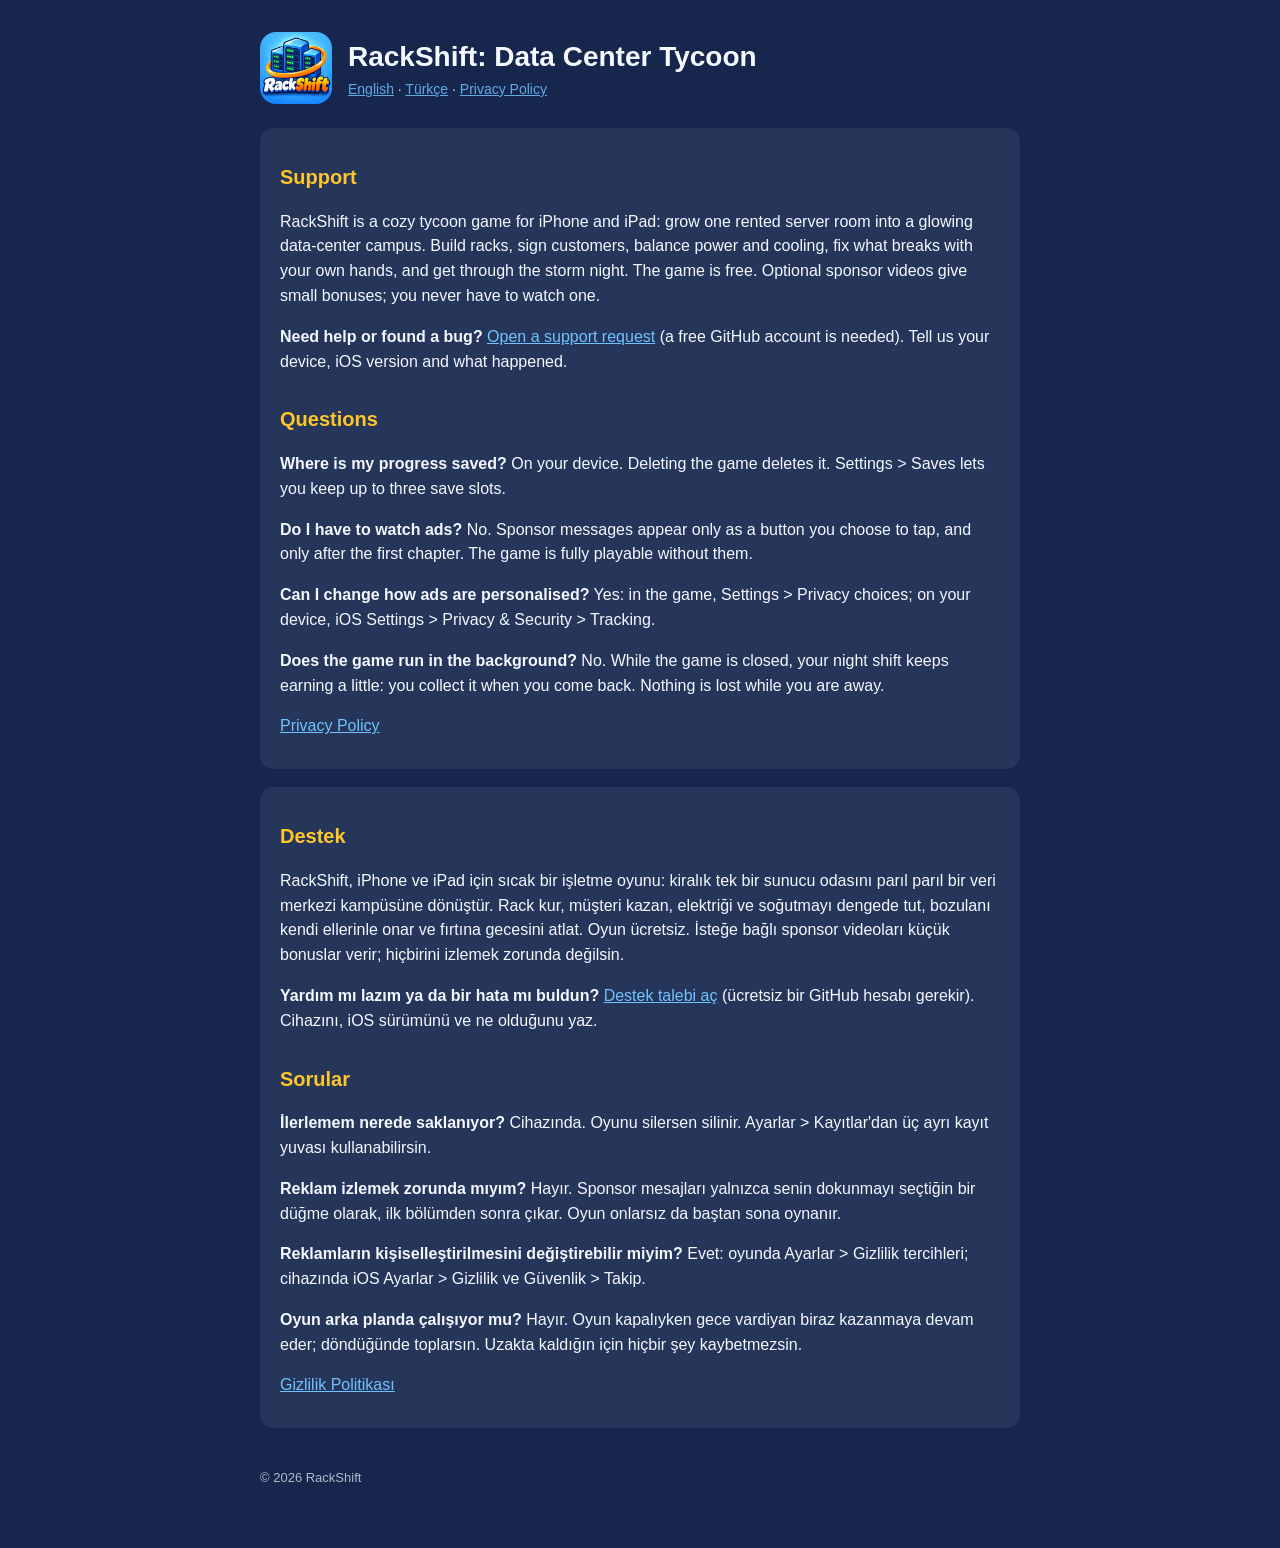
<file: index.html>
<!doctype html>
<html lang="en">
<head>
<meta charset="utf-8">
<meta name="viewport" content="width=device-width, initial-scale=1">
<title>RackShift: Data Center Tycoon · Support</title>
<meta name="description" content="RackShift: Data Center Tycoon for iPhone and iPad. Support and frequently asked questions.">
<link rel="stylesheet" href="style.css">
</head>
<body>
<main>
<header><img src="icon.png" alt="RackShift icon"><div><h1>RackShift: Data Center Tycoon</h1><div class="lang"><a href="#en">English</a> · <a href="#tr">Türkçe</a> · <a href="privacy.html">Privacy Policy</a></div></div></header>

<section id="en" class="card">
<h2>Support</h2>
<p>RackShift is a cozy tycoon game for iPhone and iPad: grow one rented server room into a glowing data-center campus. Build racks, sign customers, balance power and cooling, fix what breaks with your own hands, and get through the storm night. The game is free. Optional sponsor videos give small bonuses; you never have to watch one.</p>
<p><strong>Need help or found a bug?</strong> <a href="https://github.com/enderkus/rackshift/issues/new">Open a support request</a> (a free GitHub account is needed). Tell us your device, iOS version and what happened.</p>
<h2>Questions</h2>
<p><strong>Where is my progress saved?</strong> On your device. Deleting the game deletes it. Settings &gt; Saves lets you keep up to three save slots.</p>
<p><strong>Do I have to watch ads?</strong> No. Sponsor messages appear only as a button you choose to tap, and only after the first chapter. The game is fully playable without them.</p>
<p><strong>Can I change how ads are personalised?</strong> Yes: in the game, Settings &gt; Privacy choices; on your device, iOS Settings &gt; Privacy &amp; Security &gt; Tracking.</p>
<p><strong>Does the game run in the background?</strong> No. While the game is closed, your night shift keeps earning a little: you collect it when you come back. Nothing is lost while you are away.</p>
<p><a href="privacy.html">Privacy Policy</a></p>
</section>

<section id="tr" class="card">
<h2>Destek</h2>
<p>RackShift, iPhone ve iPad için sıcak bir işletme oyunu: kiralık tek bir sunucu odasını parıl parıl bir veri merkezi kampüsüne dönüştür. Rack kur, müşteri kazan, elektriği ve soğutmayı dengede tut, bozulanı kendi ellerinle onar ve fırtına gecesini atlat. Oyun ücretsiz. İsteğe bağlı sponsor videoları küçük bonuslar verir; hiçbirini izlemek zorunda değilsin.</p>
<p><strong>Yardım mı lazım ya da bir hata mı buldun?</strong> <a href="https://github.com/enderkus/rackshift/issues/new">Destek talebi aç</a> (ücretsiz bir GitHub hesabı gerekir). Cihazını, iOS sürümünü ve ne olduğunu yaz.</p>
<h2>Sorular</h2>
<p><strong>İlerlemem nerede saklanıyor?</strong> Cihazında. Oyunu silersen silinir. Ayarlar &gt; Kayıtlar'dan üç ayrı kayıt yuvası kullanabilirsin.</p>
<p><strong>Reklam izlemek zorunda mıyım?</strong> Hayır. Sponsor mesajları yalnızca senin dokunmayı seçtiğin bir düğme olarak, ilk bölümden sonra çıkar. Oyun onlarsız da baştan sona oynanır.</p>
<p><strong>Reklamların kişiselleştirilmesini değiştirebilir miyim?</strong> Evet: oyunda Ayarlar &gt; Gizlilik tercihleri; cihazında iOS Ayarlar &gt; Gizlilik ve Güvenlik &gt; Takip.</p>
<p><strong>Oyun arka planda çalışıyor mu?</strong> Hayır. Oyun kapalıyken gece vardiyan biraz kazanmaya devam eder; döndüğünde toplarsın. Uzakta kaldığın için hiçbir şey kaybetmezsin.</p>
<p><a href="privacy.html#tr">Gizlilik Politikası</a></p>
</section>

<footer>© 2026 RackShift</footer>
</main>
</body>
</html>
</file>
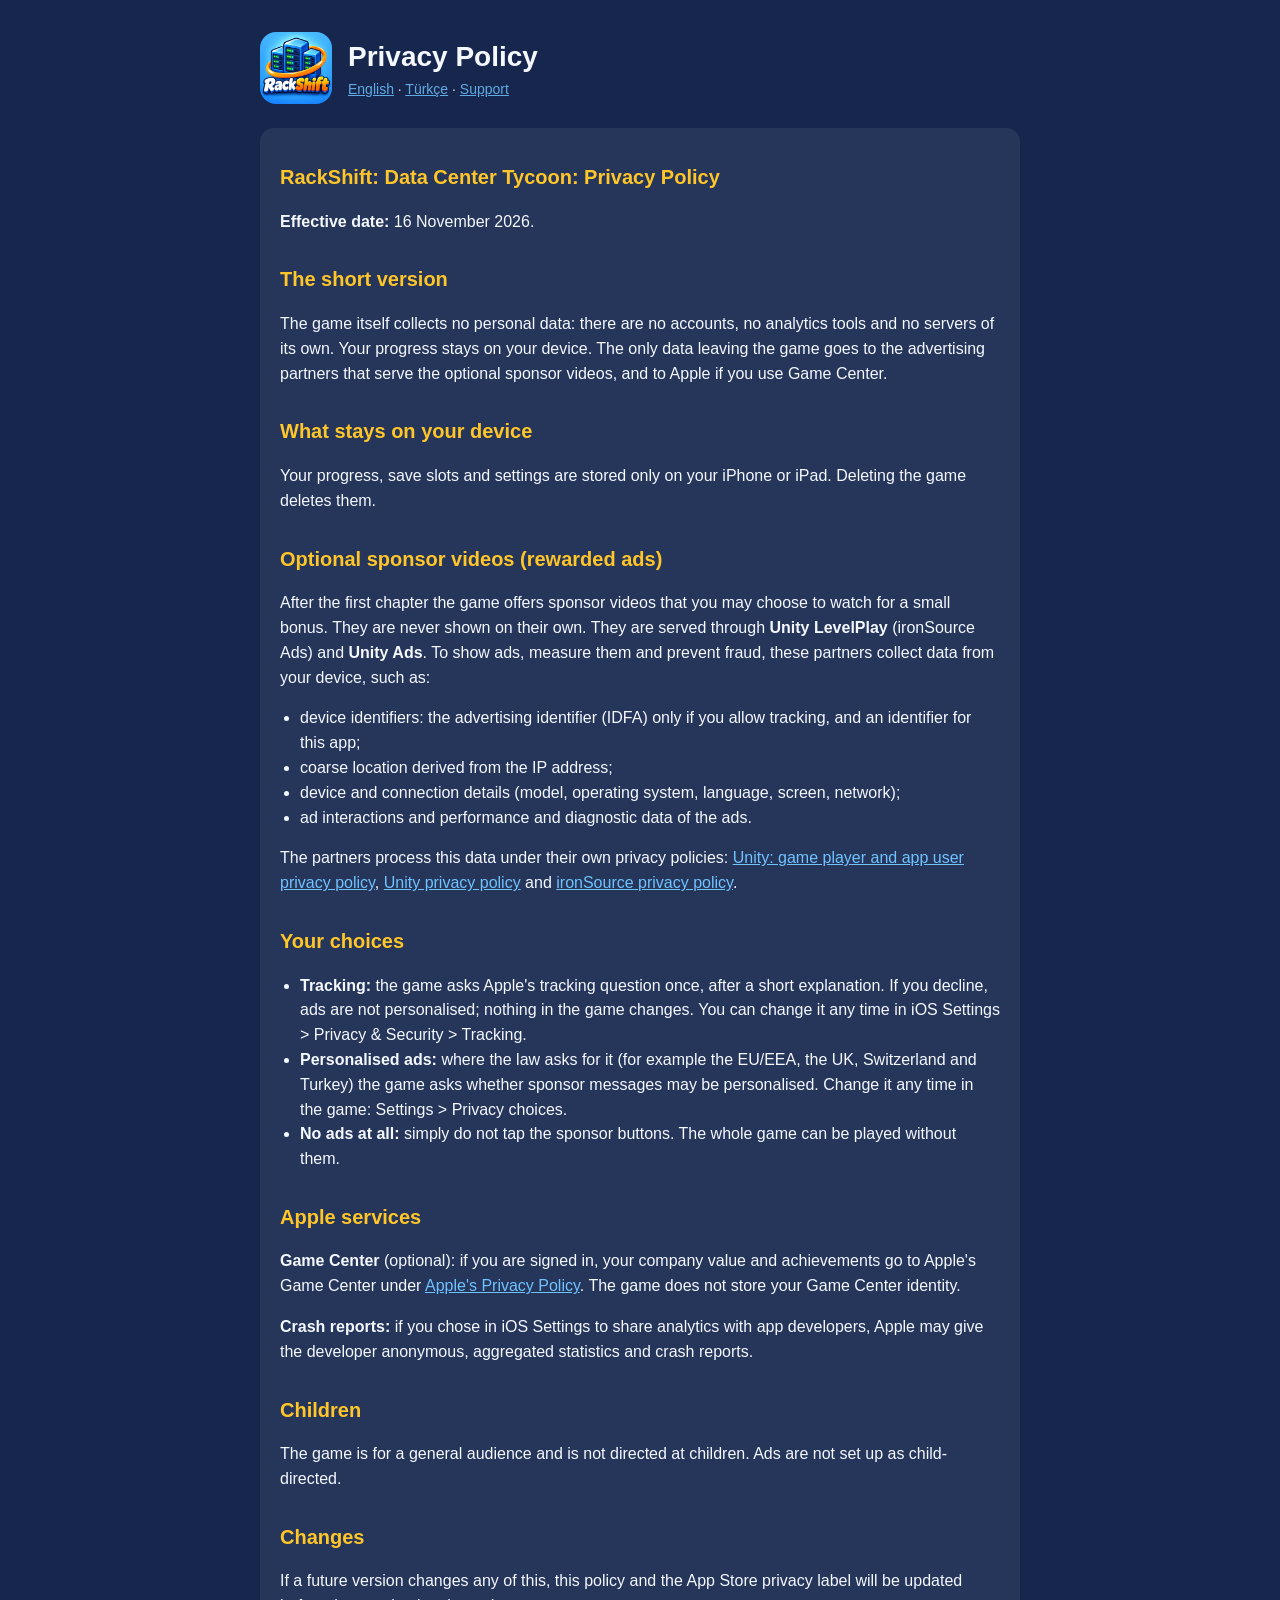
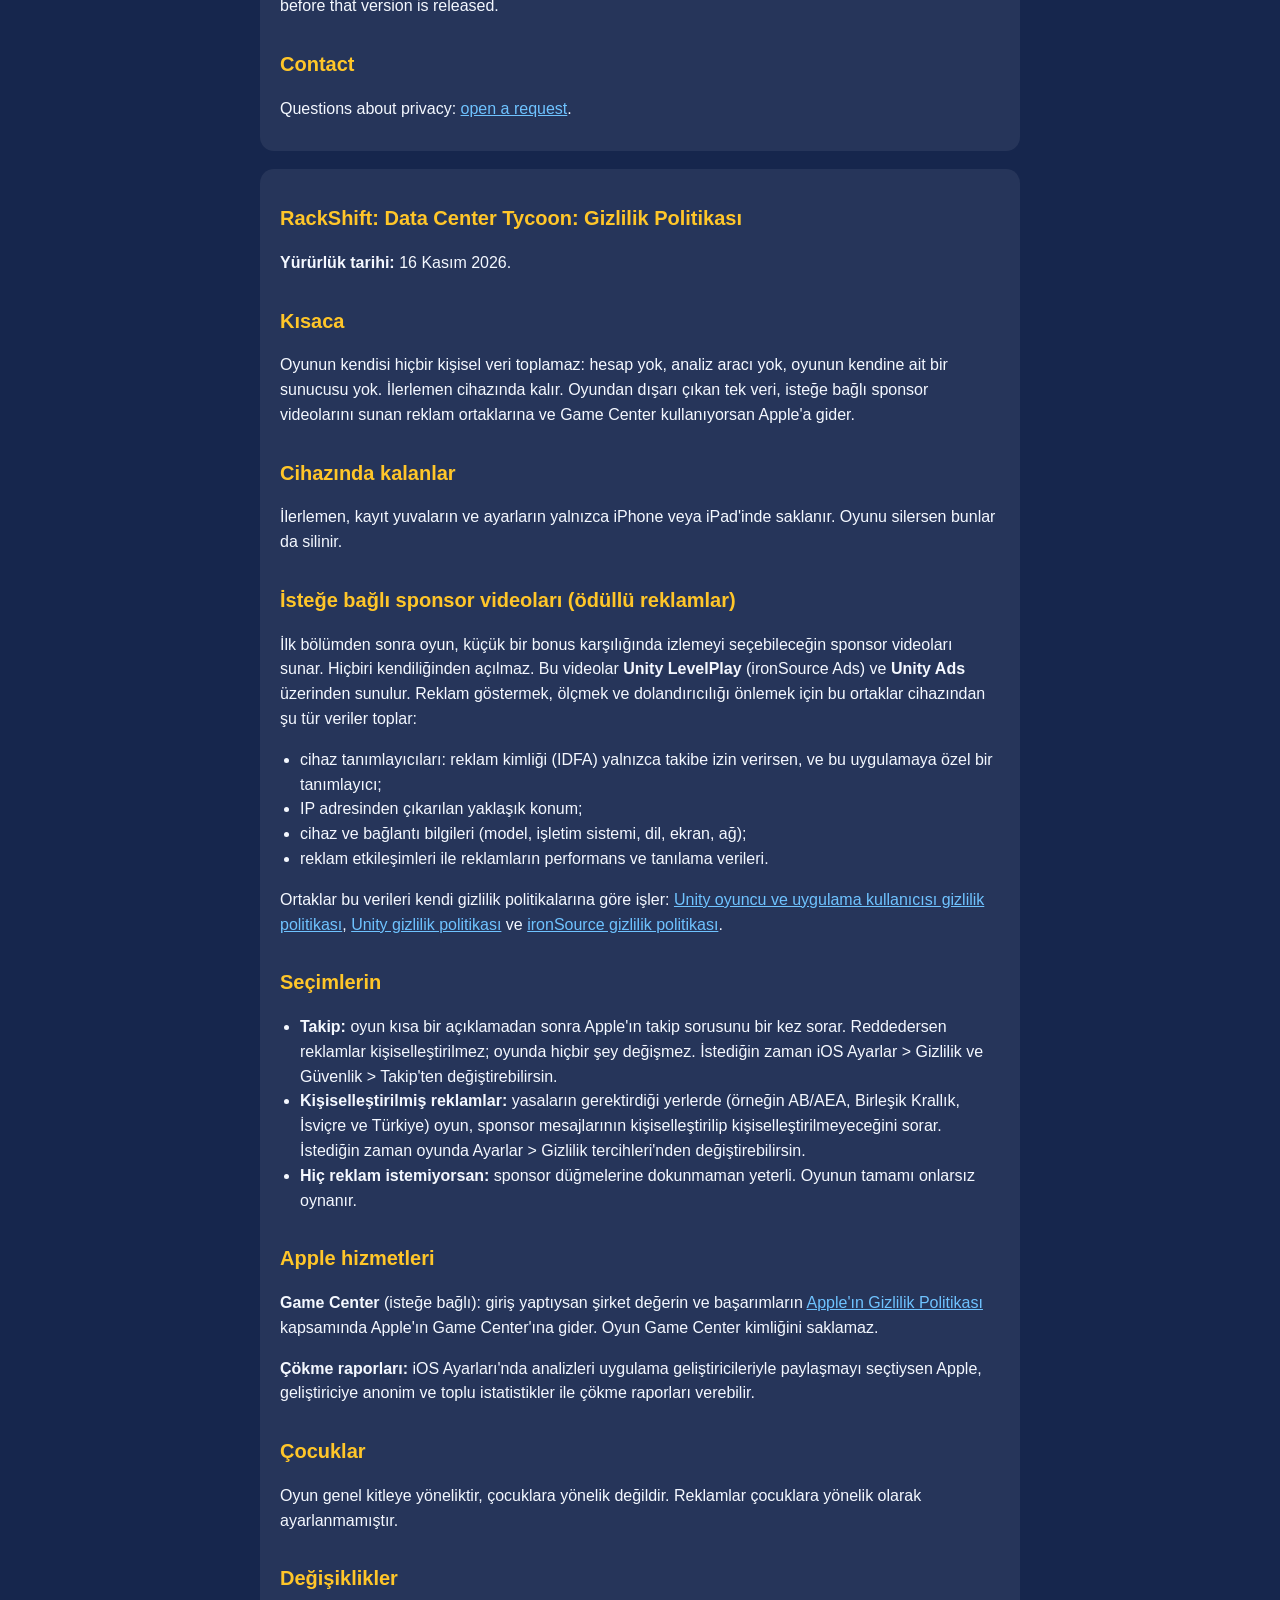
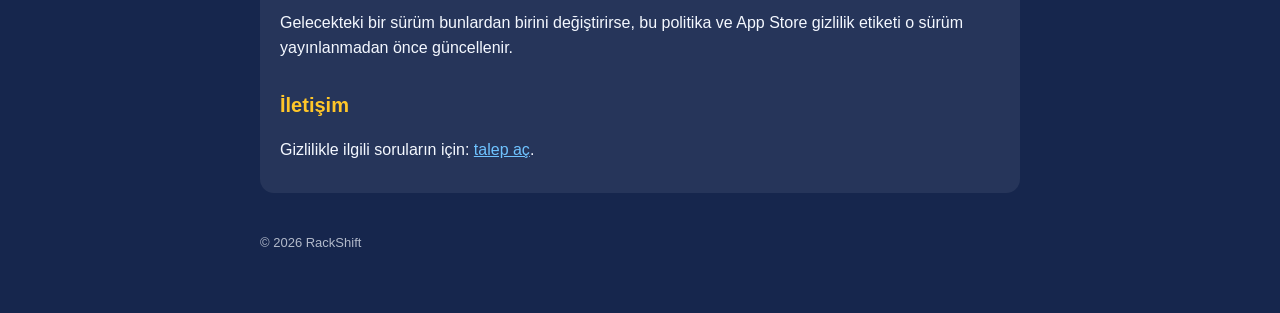
<file: privacy.html>
<!doctype html>
<html lang="en">
<head>
<meta charset="utf-8">
<meta name="viewport" content="width=device-width, initial-scale=1">
<title>RackShift: Data Center Tycoon · Privacy Policy</title>
<link rel="stylesheet" href="style.css">
</head>
<body>
<main>
<header><img src="icon.png" alt="RackShift icon"><div><h1>Privacy Policy</h1><div class="lang"><a href="#en">English</a> · <a href="#tr">Türkçe</a> · <a href="index.html">Support</a></div></div></header>

<section id="en" class="card">
<h2>RackShift: Data Center Tycoon: Privacy Policy</h2>
<p><strong>Effective date:</strong> 16 November 2026.</p>
<h2>The short version</h2>
<p>The game itself collects no personal data: there are no accounts, no analytics tools and no servers of its own. Your progress stays on your device. The only data leaving the game goes to the advertising partners that serve the optional sponsor videos, and to Apple if you use Game Center.</p>
<h2>What stays on your device</h2>
<p>Your progress, save slots and settings are stored only on your iPhone or iPad. Deleting the game deletes them.</p>
<h2>Optional sponsor videos (rewarded ads)</h2>
<p>After the first chapter the game offers sponsor videos that you may choose to watch for a small bonus. They are never shown on their own. They are served through <strong>Unity LevelPlay</strong> (ironSource Ads) and <strong>Unity Ads</strong>. To show ads, measure them and prevent fraud, these partners collect data from your device, such as:</p>
<ul>
<li>device identifiers: the advertising identifier (IDFA) only if you allow tracking, and an identifier for this app;</li>
<li>coarse location derived from the IP address;</li>
<li>device and connection details (model, operating system, language, screen, network);</li>
<li>ad interactions and performance and diagnostic data of the ads.</li>
</ul>
<p>The partners process this data under their own privacy policies: <a href="https://unity.com/legal/game-player-and-app-user-privacy-policy">Unity: game player and app user privacy policy</a>, <a href="https://unity.com/legal/privacy-policy">Unity privacy policy</a> and <a href="https://developers.is.com/ironsource-mobile/air/ironsource-mobile-privacy-policy/">ironSource privacy policy</a>.</p>
<h2>Your choices</h2>
<ul>
<li><strong>Tracking:</strong> the game asks Apple's tracking question once, after a short explanation. If you decline, ads are not personalised; nothing in the game changes. You can change it any time in iOS Settings &gt; Privacy &amp; Security &gt; Tracking.</li>
<li><strong>Personalised ads:</strong> where the law asks for it (for example the EU/EEA, the UK, Switzerland and Turkey) the game asks whether sponsor messages may be personalised. Change it any time in the game: Settings &gt; Privacy choices.</li>
<li><strong>No ads at all:</strong> simply do not tap the sponsor buttons. The whole game can be played without them.</li>
</ul>
<h2>Apple services</h2>
<p><strong>Game Center</strong> (optional): if you are signed in, your company value and achievements go to Apple's Game Center under <a href="https://www.apple.com/legal/privacy/">Apple's Privacy Policy</a>. The game does not store your Game Center identity.</p>
<p><strong>Crash reports:</strong> if you chose in iOS Settings to share analytics with app developers, Apple may give the developer anonymous, aggregated statistics and crash reports.</p>
<h2>Children</h2>
<p>The game is for a general audience and is not directed at children. Ads are not set up as child-directed.</p>
<h2>Changes</h2>
<p>If a future version changes any of this, this policy and the App Store privacy label will be updated before that version is released.</p>
<h2>Contact</h2>
<p>Questions about privacy: <a href="https://github.com/enderkus/rackshift/issues/new">open a request</a>.</p>
</section>

<section id="tr" class="card">
<h2>RackShift: Data Center Tycoon: Gizlilik Politikası</h2>
<p><strong>Yürürlük tarihi:</strong> 16 Kasım 2026.</p>
<h2>Kısaca</h2>
<p>Oyunun kendisi hiçbir kişisel veri toplamaz: hesap yok, analiz aracı yok, oyunun kendine ait bir sunucusu yok. İlerlemen cihazında kalır. Oyundan dışarı çıkan tek veri, isteğe bağlı sponsor videolarını sunan reklam ortaklarına ve Game Center kullanıyorsan Apple'a gider.</p>
<h2>Cihazında kalanlar</h2>
<p>İlerlemen, kayıt yuvaların ve ayarların yalnızca iPhone veya iPad'inde saklanır. Oyunu silersen bunlar da silinir.</p>
<h2>İsteğe bağlı sponsor videoları (ödüllü reklamlar)</h2>
<p>İlk bölümden sonra oyun, küçük bir bonus karşılığında izlemeyi seçebileceğin sponsor videoları sunar. Hiçbiri kendiliğinden açılmaz. Bu videolar <strong>Unity LevelPlay</strong> (ironSource Ads) ve <strong>Unity Ads</strong> üzerinden sunulur. Reklam göstermek, ölçmek ve dolandırıcılığı önlemek için bu ortaklar cihazından şu tür veriler toplar:</p>
<ul>
<li>cihaz tanımlayıcıları: reklam kimliği (IDFA) yalnızca takibe izin verirsen, ve bu uygulamaya özel bir tanımlayıcı;</li>
<li>IP adresinden çıkarılan yaklaşık konum;</li>
<li>cihaz ve bağlantı bilgileri (model, işletim sistemi, dil, ekran, ağ);</li>
<li>reklam etkileşimleri ile reklamların performans ve tanılama verileri.</li>
</ul>
<p>Ortaklar bu verileri kendi gizlilik politikalarına göre işler: <a href="https://unity.com/legal/game-player-and-app-user-privacy-policy">Unity oyuncu ve uygulama kullanıcısı gizlilik politikası</a>, <a href="https://unity.com/legal/privacy-policy">Unity gizlilik politikası</a> ve <a href="https://developers.is.com/ironsource-mobile/air/ironsource-mobile-privacy-policy/">ironSource gizlilik politikası</a>.</p>
<h2>Seçimlerin</h2>
<ul>
<li><strong>Takip:</strong> oyun kısa bir açıklamadan sonra Apple'ın takip sorusunu bir kez sorar. Reddedersen reklamlar kişiselleştirilmez; oyunda hiçbir şey değişmez. İstediğin zaman iOS Ayarlar &gt; Gizlilik ve Güvenlik &gt; Takip'ten değiştirebilirsin.</li>
<li><strong>Kişiselleştirilmiş reklamlar:</strong> yasaların gerektirdiği yerlerde (örneğin AB/AEA, Birleşik Krallık, İsviçre ve Türkiye) oyun, sponsor mesajlarının kişiselleştirilip kişiselleştirilmeyeceğini sorar. İstediğin zaman oyunda Ayarlar &gt; Gizlilik tercihleri'nden değiştirebilirsin.</li>
<li><strong>Hiç reklam istemiyorsan:</strong> sponsor düğmelerine dokunmaman yeterli. Oyunun tamamı onlarsız oynanır.</li>
</ul>
<h2>Apple hizmetleri</h2>
<p><strong>Game Center</strong> (isteğe bağlı): giriş yaptıysan şirket değerin ve başarımların <a href="https://www.apple.com/legal/privacy/">Apple'ın Gizlilik Politikası</a> kapsamında Apple'ın Game Center'ına gider. Oyun Game Center kimliğini saklamaz.</p>
<p><strong>Çökme raporları:</strong> iOS Ayarları'nda analizleri uygulama geliştiricileriyle paylaşmayı seçtiysen Apple, geliştiriciye anonim ve toplu istatistikler ile çökme raporları verebilir.</p>
<h2>Çocuklar</h2>
<p>Oyun genel kitleye yöneliktir, çocuklara yönelik değildir. Reklamlar çocuklara yönelik olarak ayarlanmamıştır.</p>
<h2>Değişiklikler</h2>
<p>Gelecekteki bir sürüm bunlardan birini değiştirirse, bu politika ve App Store gizlilik etiketi o sürüm yayınlanmadan önce güncellenir.</p>
<h2>İletişim</h2>
<p>Gizlilikle ilgili soruların için: <a href="https://github.com/enderkus/rackshift/issues/new">talep aç</a>.</p>
</section>

<footer>© 2026 RackShift</footer>
</main>
</body>
</html>
</file>
<file: style.css>
body { margin: 0; font-family: -apple-system, BlinkMacSystemFont, "Segoe UI", Helvetica, Arial, sans-serif; background: #16264d; color: #f4f8ff; line-height: 1.55; }
main { max-width: 760px; margin: 0 auto; padding: 32px 22px 60px; }
header { display: flex; align-items: center; gap: 16px; margin-bottom: 24px; }
header img { width: 72px; height: 72px; border-radius: 16px; }
h1 { font-size: 28px; margin: 0; }
h2 { color: #ffc629; font-size: 20px; margin-top: 30px; }
a { color: #6fc3ff; }
ul { padding-left: 20px; }
.card { background: rgba(255,255,255,0.07); border-radius: 14px; padding: 4px 20px 14px; margin: 18px 0; }
.lang { font-size: 14px; opacity: 0.85; }
footer { margin-top: 40px; font-size: 13px; opacity: 0.7; }
</file>
